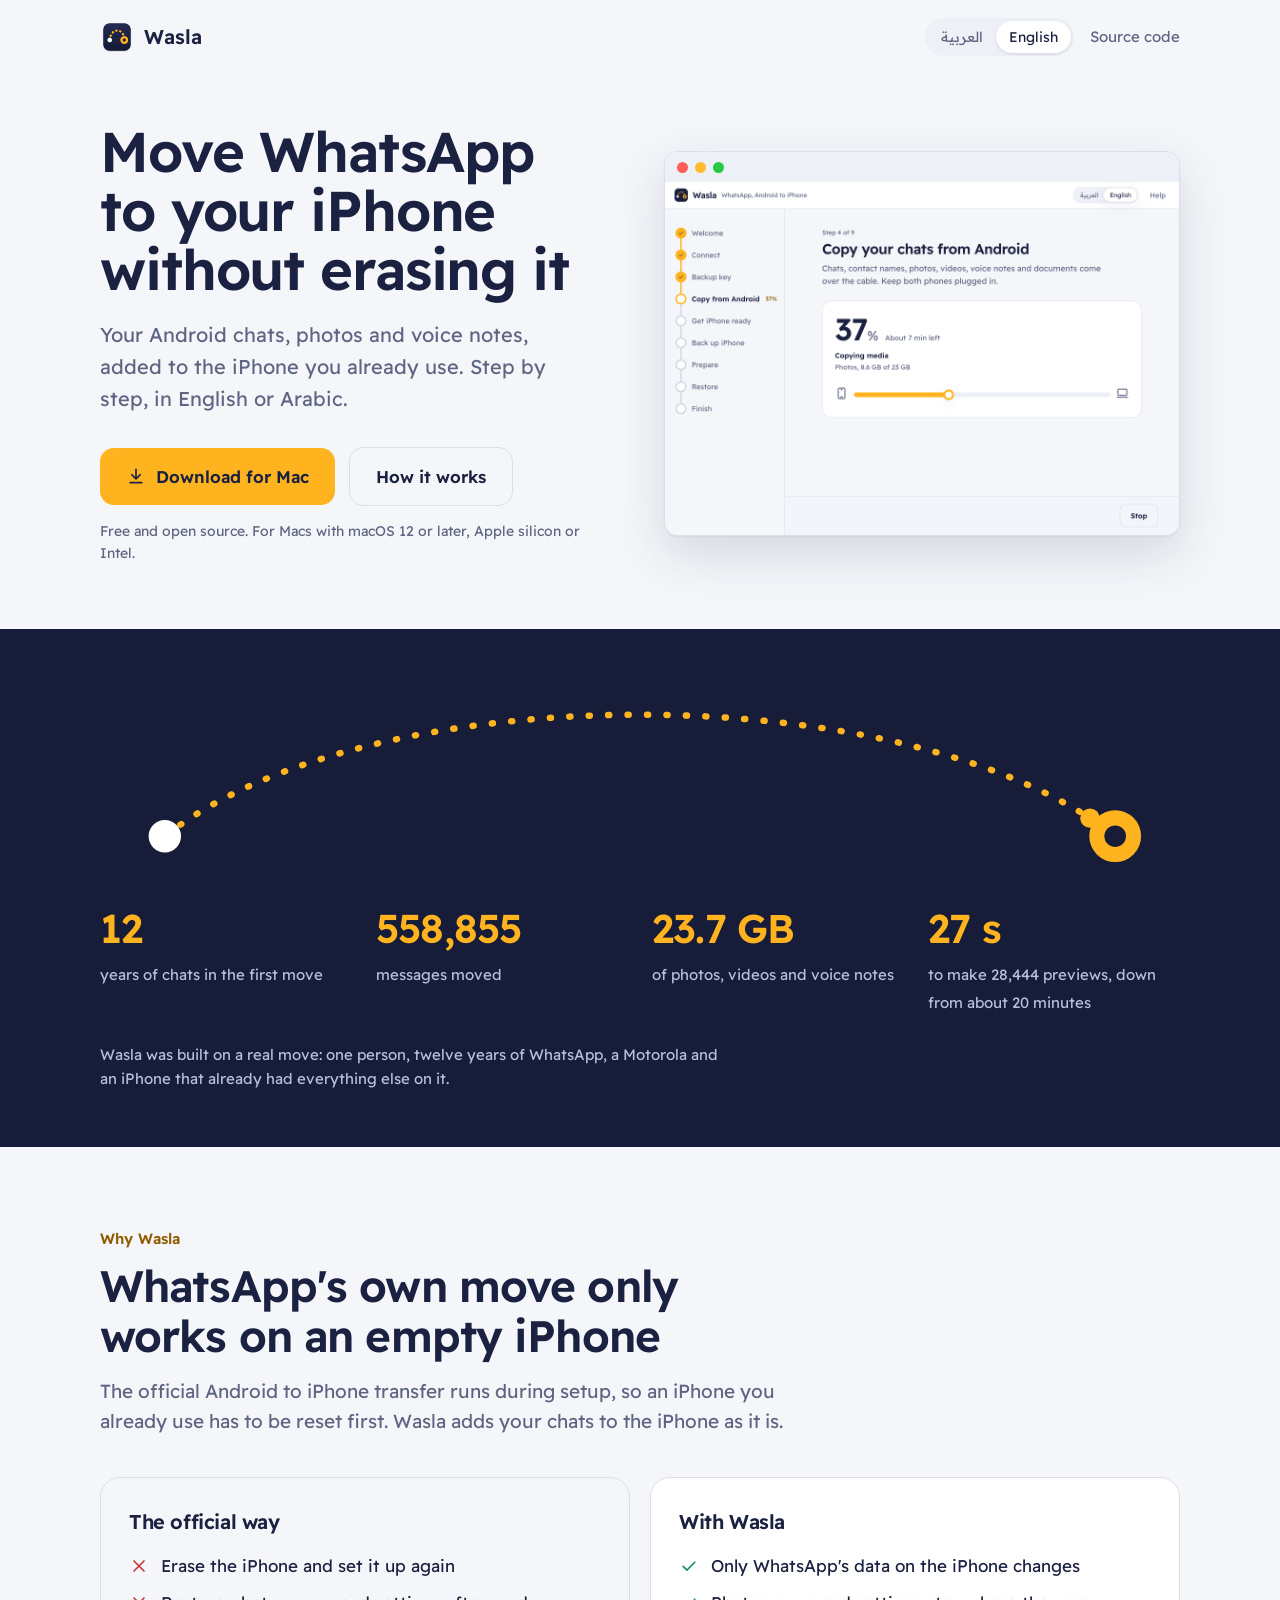
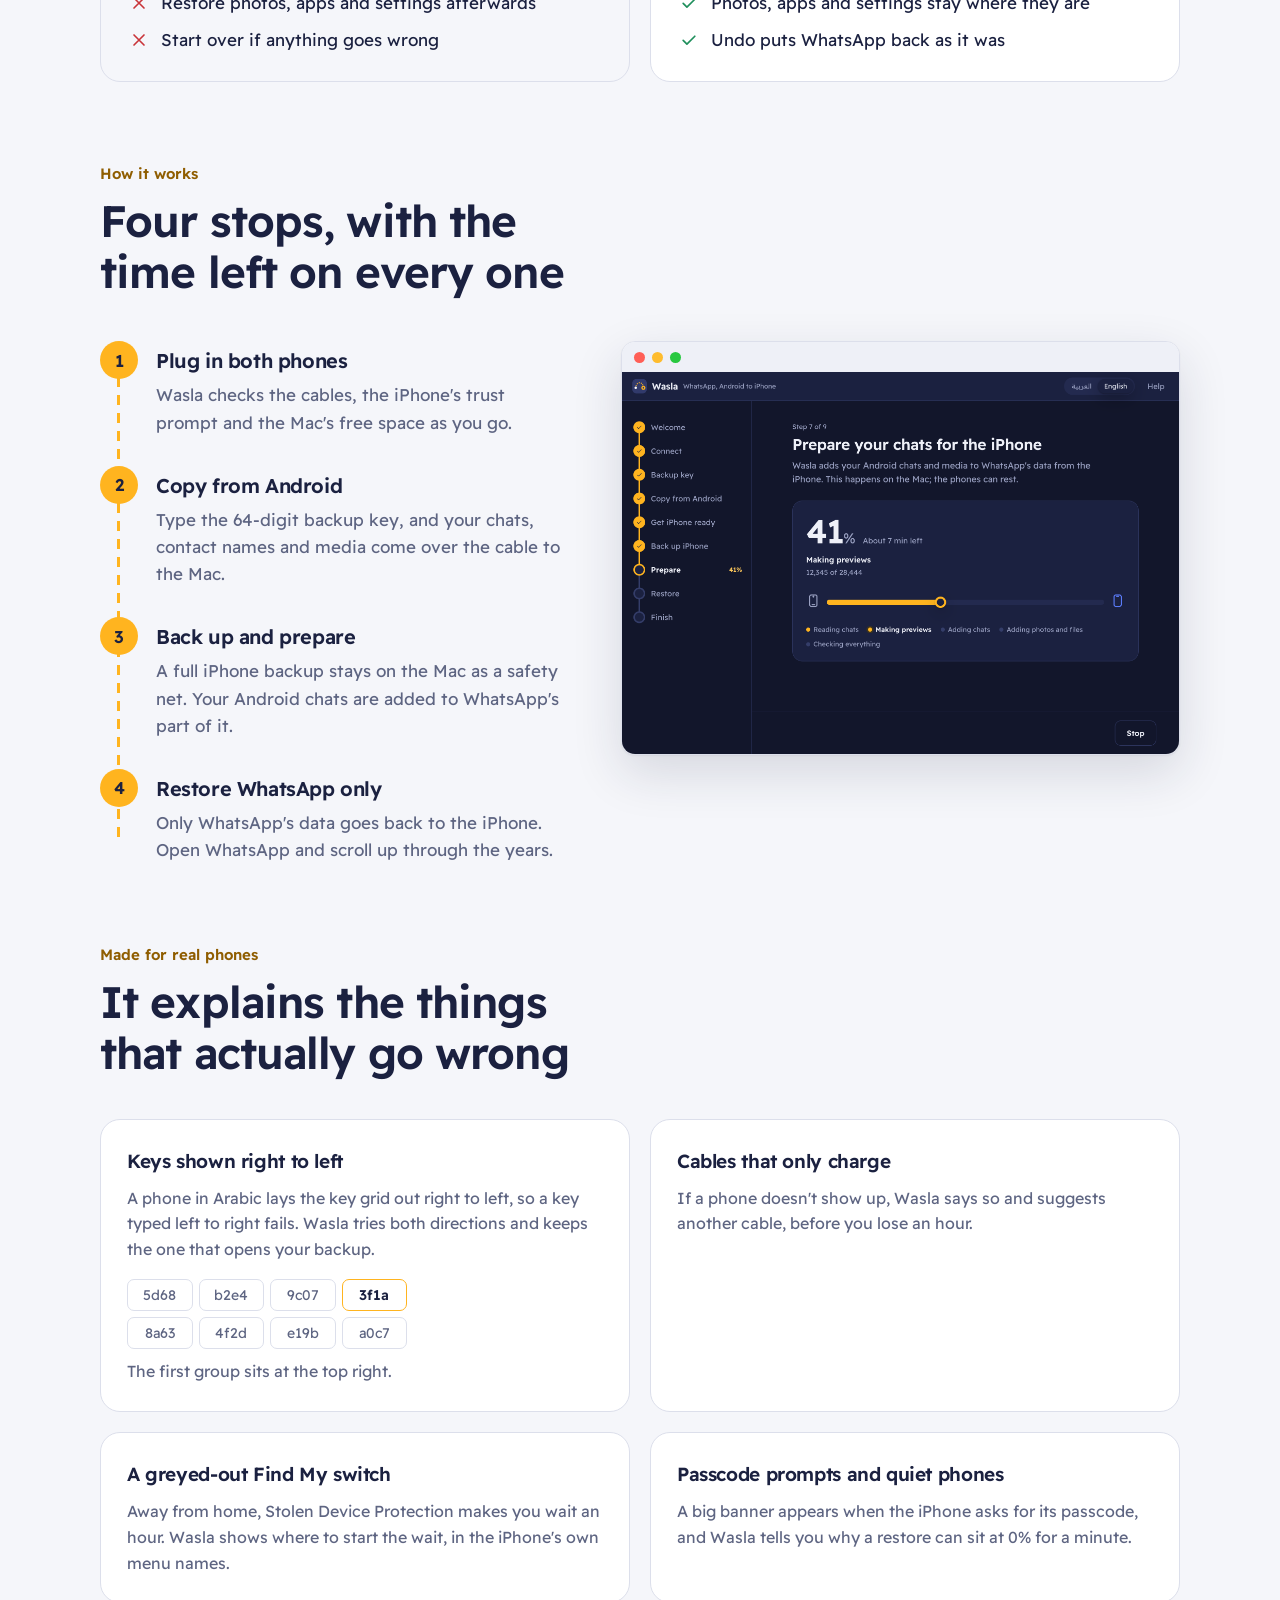
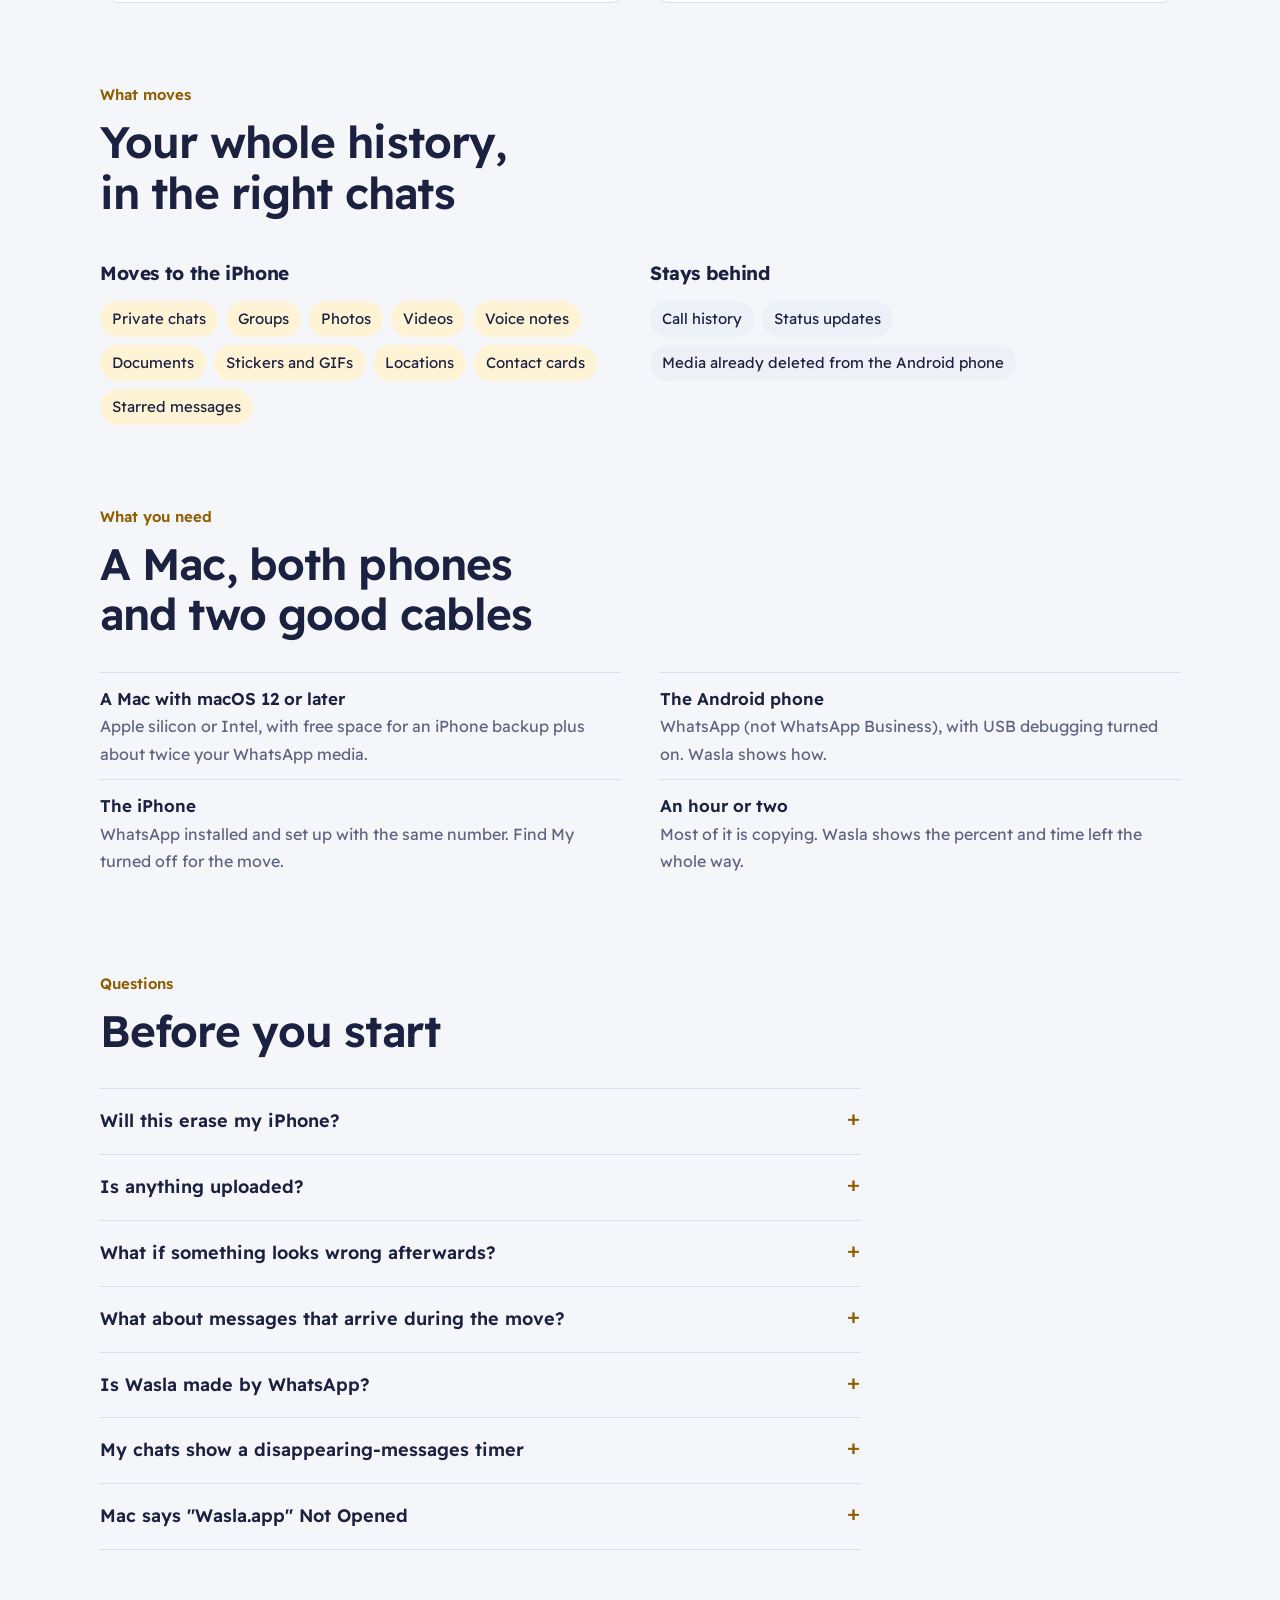
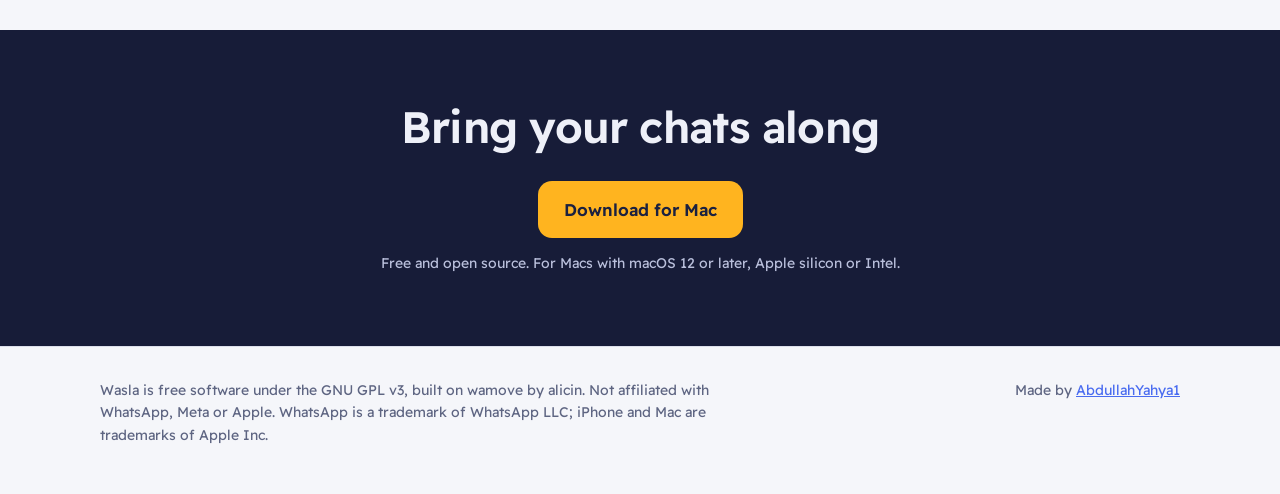
<file: index.html>
<!doctype html>
<html lang="en" dir="ltr">
<head>
<meta charset="utf-8">
<meta name="viewport" content="width=device-width, initial-scale=1, viewport-fit=cover">
<title>Wasla</title>
<meta name="description" content="Move WhatsApp from Android to the iPhone you already use, without erasing it. Free and open source for Mac, in English and Arabic.">
<link rel="icon" href="img/icon.png">
<!--FONT-->
<style>
@font-face { font-family: "Readex Pro"; src: url("fonts/ReadexPro.ttf") format("truetype"); font-weight: 160 700; font-display: swap; }
/* Layout: a night-drive route from Android to iPhone runs through the page; one column of text beside real app screenshots. */
:root {
  --ink: #1B2140; --paper: #F5F6FA; --surface: #FFFFFF; --surface-2: #EEF0F7;
  --text: #1B2140; --muted: #5E6582; --line: #DCDFEB; --route: #CDD2E4;
  --amber: #FFB41F; --amber-ink: #1B2140; --amber-soft: #FFF3D6; --amber-text: #8F5D00;
  --sky: #4A6CF0; --sky-soft: #E8EDFF; --good: #1F8F5C; --bad: #C93439; --night: #171C38; --night-text: #EEF0F8; --night-muted: #B9BFDB;
  --font: "Readex Pro", -apple-system, "SF Arabic", "Geeza Pro", "Segoe UI", sans-serif;
  --shadow: 0 1px 2px rgba(27, 33, 64, .06), 0 18px 50px rgba(27, 33, 64, .14);
}
@media (prefers-color-scheme: dark) {
  :root:not([data-theme="light"]) {
    --paper: #12162B; --surface: #1B2140; --surface-2: #232A4F; --text: #EEF0F8; --muted: #A1A8C8;
    --line: #2C345C; --route: #3A4373; --amber-soft: #3A3220; --amber-text: #FFC95C; --sky: #8FA6FF;
    --sky-soft: #26305E; --good: #45C789; --bad: #FF6B70; --night: #0D1022; --night-text: #EEF0F8;
    --shadow: 0 1px 2px rgba(0, 0, 0, .3), 0 18px 50px rgba(0, 0, 0, .35); color-scheme: dark;
  }
}
:root[data-theme="dark"] {
  --paper: #12162B; --surface: #1B2140; --surface-2: #232A4F; --text: #EEF0F8; --muted: #A1A8C8;
  --line: #2C345C; --route: #3A4373; --amber-soft: #3A3220; --amber-text: #FFC95C; --sky: #8FA6FF;
  --sky-soft: #26305E; --good: #45C789; --bad: #FF6B70; --night: #0D1022; --night-text: #EEF0F8;
  --shadow: 0 1px 2px rgba(0, 0, 0, .3), 0 18px 50px rgba(0, 0, 0, .35); color-scheme: dark;
}
* { box-sizing: border-box; }
html { scroll-behavior: smooth; }
body { margin: 0; background: var(--paper); color: var(--text); font-family: var(--font); font-size: 17px; line-height: 1.6;
  -webkit-font-smoothing: antialiased; font-variant-numeric: tabular-nums; }
[lang="ar"] body { font-size: 18px; line-height: 1.75; }
a { color: var(--sky); }
:focus-visible { outline: 3px solid var(--sky); outline-offset: 3px; border-radius: 6px; }
img { max-width: 100%; height: auto; display: block; }
.wrap { max-width: 1120px; margin: 0 auto; padding-left: max(20px, env(safe-area-inset-left, 0px)); padding-right: max(20px, env(safe-area-inset-right, 0px)); }
h1, h2, h3 { text-wrap: balance; margin: 0; letter-spacing: -.02em; }
[lang="ar"] h1, [lang="ar"] h2, [lang="ar"] h3 { letter-spacing: 0; }
p { margin: 0; }

/* top bar */
.top { display: flex; align-items: center; gap: 16px; padding-block: 18px; }
.brand { display: flex; align-items: center; gap: 10px; font-weight: 600; font-size: 20px; color: var(--text); text-decoration: none; }
.brand img { width: 34px; height: 34px; }
.top .spacer { flex: 1; }
.seg { display: inline-flex; background: var(--surface-2); border-radius: 999px; padding: 3px; }
.seg button { border: 0; background: none; font: inherit; font-size: 14px; color: var(--muted); padding: 5px 13px; border-radius: 999px; cursor: pointer; }
.seg button[aria-pressed="true"] { background: var(--surface); color: var(--text); box-shadow: 0 1px 3px rgba(0,0,0,.12); }
.top a.gh { color: var(--muted); text-decoration: none; font-size: 15px; }
.top a.gh:hover { color: var(--text); }

/* hero */
.hero { display: grid; grid-template-columns: minmax(0, 6fr) minmax(0, 6fr); gap: 48px; align-items: center; padding-block: 48px 64px; }
.hero h1 { font-size: clamp(36px, 4.6vw, 56px); line-height: 1.05; font-weight: 600; }
[lang="ar"] .hero h1 { line-height: 1.3; }
.hero .lede { font-size: 20px; color: var(--muted); margin-top: 20px; max-width: 38ch; }
.cta-row { display: flex; flex-wrap: wrap; gap: 14px; align-items: center; margin-top: 32px; }
.btn { display: inline-flex; align-items: center; gap: 10px; background: var(--amber); color: var(--amber-ink); font-weight: 600; text-decoration: none;
  padding: 15px 26px; border-radius: 14px; font-size: 17px; transition: transform .1s ease, filter .15s ease; }
.btn:hover { filter: brightness(1.04); }
.btn:active { transform: translateY(1px); }
.btn svg { width: 20px; height: 20px; }
.btn.quiet { background: transparent; color: var(--text); border: 1.5px solid var(--line); }
.fine { font-size: 14px; color: var(--muted); margin-top: 14px; }
.window { border-radius: 14px; overflow: hidden; background: var(--surface); box-shadow: var(--shadow); border: 1px solid var(--line); }
.window .chrome { height: 30px; display: flex; gap: 7px; align-items: center; padding-inline: 12px; background: var(--surface-2); direction: ltr; }
.window .chrome i { width: 11px; height: 11px; border-radius: 50%; background: var(--route); }
.window .chrome i:nth-child(1) { background: #FF5F57; } .window .chrome i:nth-child(2) { background: #FEBC2E; } .window .chrome i:nth-child(3) { background: #28C840; }

/* the route band */
.band { background: var(--night); color: var(--night-text); }
.route { padding-block: 56px; display: grid; grid-template-columns: 1fr; gap: 28px; }
.route svg.trip { width: 100%; height: auto; overflow: visible; }
[dir="rtl"] .route svg.trip { transform: scaleX(-1); }
.facts { display: grid; grid-template-columns: repeat(4, minmax(0, 1fr)); gap: 24px; }
.fact b { display: block; font-size: clamp(28px, 3.4vw, 40px); font-weight: 600; letter-spacing: -.02em; color: var(--amber); }
.fact span { color: var(--night-muted); font-size: 15px; }
.route .caption { color: var(--night-muted); font-size: 15px; max-width: 70ch; }

/* sections */
section.block { padding-block: 80px; }
.kicker { color: var(--amber-text); font-weight: 600; font-size: 15px; margin-bottom: 10px; }
h2 { font-size: clamp(30px, 3.6vw, 44px); line-height: 1.15; font-weight: 600; max-width: 22ch; }
.sub { color: var(--muted); font-size: 19px; margin-top: 14px; max-width: 58ch; }
.compare { display: grid; grid-template-columns: 1fr 1fr; gap: 20px; margin-top: 40px; }
.side { border-radius: 20px; padding: 28px; border: 1px solid var(--line); background: var(--surface); }
.side h3 { font-size: 20px; font-weight: 600; margin-bottom: 14px; }
.side.them { background: transparent; }
.side ul { list-style: none; margin: 0; padding: 0; display: grid; gap: 10px; }
.side li { display: grid; grid-template-columns: 22px 1fr; gap: 10px; }
.side li svg { width: 20px; height: 20px; margin-top: 4px; }
.side.them li svg { color: var(--bad); }
.side.us li svg { color: var(--good); }

.steps { display: grid; grid-template-columns: minmax(0, 5fr) minmax(0, 6fr); gap: 56px; margin-top: 44px; align-items: start; }
.steps ol { list-style: none; margin: 0; padding: 0; position: relative; display: grid; gap: 30px; }
.steps ol::before { content: ""; position: absolute; inset-inline-start: 17px; top: 18px; bottom: 18px; width: 3px; border-radius: 2px;
  background: repeating-linear-gradient(to bottom, var(--amber) 0 10px, transparent 10px 18px); }
.steps li { position: relative; display: grid; grid-template-columns: 38px 1fr; gap: 18px; }
.steps li .n { width: 38px; height: 38px; border-radius: 50%; background: var(--amber); color: var(--amber-ink); font-weight: 600;
  display: grid; place-items: center; position: relative; z-index: 1; }
.steps li h3 { font-size: 20px; font-weight: 600; margin-top: 4px; }
.steps li p { color: var(--muted); margin-top: 4px; }
.steps .sticky { position: sticky; top: 24px; }

.lessons { display: grid; grid-template-columns: repeat(2, minmax(0, 1fr)); gap: 20px; margin-top: 40px; }
.lesson { background: var(--surface); border: 1px solid var(--line); border-radius: 20px; padding: 26px; display: grid; gap: 10px; align-content: start; }
.lesson h3 { font-size: 19px; font-weight: 600; }
.lesson p { color: var(--muted); font-size: 16px; }
.grid4 { display: grid; grid-template-columns: repeat(4, 1fr); gap: 6px; max-width: 280px; margin-top: 6px; direction: rtl; }
.grid4 span { border: 1.5px solid var(--line); border-radius: 7px; text-align: center; font-size: 14px; padding: 4px 0; color: var(--muted); }
.grid4 span.first { border-color: var(--amber); color: var(--text); font-weight: 600; }
.grid-note { font-size: 13px; color: var(--muted); }

.moves { display: grid; grid-template-columns: 1fr 1fr; gap: 20px; margin-top: 40px; }
.chips { display: flex; flex-wrap: wrap; gap: 8px; margin-top: 12px; }
.chip { padding: 6px 12px; border-radius: 999px; background: var(--surface-2); font-size: 15px; }
.chip.yes { background: var(--amber-soft); }

.req { display: grid; grid-template-columns: repeat(2, minmax(0, 1fr)); gap: 12px 40px; margin-top: 32px; padding: 0; list-style: none; }
.req li { border-top: 1px solid var(--line); padding-top: 12px; }
.req li b { display: block; font-weight: 600; }
.req li span { color: var(--muted); font-size: 16px; }

.faq { margin-top: 32px; max-width: 760px; }
.faq details { border-top: 1px solid var(--line); padding-block: 18px; }
.faq details:last-child { border-bottom: 1px solid var(--line); }
.faq summary { cursor: pointer; font-weight: 600; font-size: 18px; list-style: none; display: flex; justify-content: space-between; gap: 16px; }
.faq summary::after { content: "+"; color: var(--amber-text); font-weight: 400; font-size: 22px; line-height: 1; }
.faq details[open] summary::after { content: "–"; }
.faq details p { color: var(--muted); margin-top: 10px; max-width: 65ch; }

.final { text-align: center; padding-block: 72px; }
.final h2 { margin: 0 auto; }
.final .cta-row { justify-content: center; }
footer { border-top: 1px solid var(--line); padding-block: 32px 48px; color: var(--muted); font-size: 14px; }
footer .row { display: flex; flex-wrap: wrap; justify-content: space-between; gap: 16px; }
footer p { max-width: 70ch; }

@media (max-width: 900px) {
  .hero, .steps, .compare, .moves { grid-template-columns: 1fr; }
  .hero { gap: 36px; padding-block: 24px 48px; }
  .facts { grid-template-columns: repeat(2, minmax(0, 1fr)); }
  .lessons, .req { grid-template-columns: 1fr; }
  .steps .sticky { position: static; }
  section.block { padding-block: 56px; }
}
@media (max-width: 480px) { .top a.gh { display: none; } .btn { width: 100%; justify-content: center; } }
@media (prefers-reduced-motion: reduce) { html { scroll-behavior: auto; } .car { display: none; } }
</style>
</head>
<body>
<header class="wrap top">
  <a class="brand" href="#"><img src="img/icon.png" alt=""><span data-t="name">Wasla</span></a>
  <div class="spacer"></div>
  <div class="seg" role="group" aria-label="Language">
    <button type="button" data-lang="ar" aria-pressed="false">العربية</button>
    <button type="button" data-lang="en" aria-pressed="true">English</button>
  </div>
  <a class="gh" href="https://github.com/AbdullahYahya1/wasla" data-t="source">Source code</a>
</header>

<main>
  <div class="wrap hero">
    <div>
      <h1 data-t="h1">Move WhatsApp to your iPhone without erasing it</h1>
      <p class="lede" data-t="lede">Your Android chats, photos and voice notes, added to the iPhone you already use. Step by step, in English or Arabic.</p>
      <div class="cta-row">
        <a class="btn" href="https://github.com/AbdullahYahya1/wasla/releases/latest"><svg viewBox="0 0 24 24" fill="none" stroke="currentColor" stroke-width="2" stroke-linecap="round" stroke-linejoin="round" aria-hidden="true"><path d="M12 4v11M7 10.5l5 5 5-5M5 20h14"/></svg><span data-t="download">Download for Mac</span></a>
        <a class="btn quiet" href="#how" data-t="how_link">How it works</a>
      </div>
      <p class="fine" data-t="fine">Free and open source. For Macs with macOS 12 or later, Apple silicon or Intel.</p>
    </div>
    <div class="window" aria-hidden="true">
      <div class="chrome"><i></i><i></i><i></i></div>
      <img data-img="copy-run" src="img/copy-run-en-light@2x.png" width="1080" height="740" alt="">
    </div>
  </div>

  <div class="band">
    <div class="wrap route">
      <svg class="trip" viewBox="0 0 1000 170" role="img" aria-label="">
        <path id="arc" d="M60 140 C 250 -10, 750 -10, 940 140" fill="none" stroke="#FFB41F" stroke-width="6" stroke-linecap="round" stroke-dasharray="1 17"/>
        <circle cx="60" cy="140" r="15" fill="#FFFFFF"/>
        <circle cx="940" cy="140" r="24" fill="#FFB41F"/><circle cx="940" cy="140" r="10" fill="#171C38"/>
        <circle class="car" r="9" fill="#FFB41F"><animateMotion dur="2.4s" fill="freeze" keyPoints="0;1" keyTimes="0;1" calcMode="spline" keySplines=".4 0 .2 1"><mpath href="#arc"/></animateMotion></circle>
      </svg>
      <div class="facts">
        <div class="fact"><b>12</b><span data-t="f_years">years of chats in the first move</span></div>
        <div class="fact"><b>558,855</b><span data-t="f_messages">messages moved</span></div>
        <div class="fact"><b data-t="f_gb_v">23.7 GB</b><span data-t="f_gb">of photos, videos and voice notes</span></div>
        <div class="fact"><b data-t="f_thumbs_v">27 s</b><span data-t="f_thumbs">to make 28,444 previews, down from about 20 minutes</span></div>
      </div>
      <p class="caption" data-t="caption">Wasla was built on a real move: one person, twelve years of WhatsApp, a Motorola and an iPhone that already had everything else on it.</p>
    </div>
  </div>

  <section class="block">
    <div class="wrap">
      <p class="kicker" data-t="why_k">Why Wasla</p>
      <h2 data-t="why_h">WhatsApp's own move only works on an empty iPhone</h2>
      <p class="sub" data-t="why_p">The official Android to iPhone transfer runs during setup, so an iPhone you already use has to be reset first. Wasla adds your chats to the iPhone as it is.</p>
      <div class="compare">
        <div class="side them">
          <h3 data-t="them_h">The official way</h3>
          <ul>
            <li><svg viewBox="0 0 24 24" fill="none" stroke="currentColor" stroke-width="2" stroke-linecap="round"><path d="M6 6l12 12M18 6 6 18"/></svg><span data-t="them_1">Erase the iPhone and set it up again</span></li>
            <li><svg viewBox="0 0 24 24" fill="none" stroke="currentColor" stroke-width="2" stroke-linecap="round"><path d="M6 6l12 12M18 6 6 18"/></svg><span data-t="them_2">Restore photos, apps and settings afterwards</span></li>
            <li><svg viewBox="0 0 24 24" fill="none" stroke="currentColor" stroke-width="2" stroke-linecap="round"><path d="M6 6l12 12M18 6 6 18"/></svg><span data-t="them_3">Start over if anything goes wrong</span></li>
          </ul>
        </div>
        <div class="side us">
          <h3 data-t="us_h">With Wasla</h3>
          <ul>
            <li><svg viewBox="0 0 24 24" fill="none" stroke="currentColor" stroke-width="2" stroke-linecap="round" stroke-linejoin="round"><path d="M5 12.5l4.5 4.5L19 7.5"/></svg><span data-t="us_1">Only WhatsApp's data on the iPhone changes</span></li>
            <li><svg viewBox="0 0 24 24" fill="none" stroke="currentColor" stroke-width="2" stroke-linecap="round" stroke-linejoin="round"><path d="M5 12.5l4.5 4.5L19 7.5"/></svg><span data-t="us_2">Photos, apps and settings stay where they are</span></li>
            <li><svg viewBox="0 0 24 24" fill="none" stroke="currentColor" stroke-width="2" stroke-linecap="round" stroke-linejoin="round"><path d="M5 12.5l4.5 4.5L19 7.5"/></svg><span data-t="us_3">Undo puts WhatsApp back as it was</span></li>
          </ul>
        </div>
      </div>
    </div>
  </section>

  <section class="block" id="how" style="padding-top:0">
    <div class="wrap">
      <p class="kicker" data-t="how_k">How it works</p>
      <h2 data-t="how_h">Four stops, with the time left on every one</h2>
      <div class="steps">
        <ol>
          <li><span class="n">1</span><div><h3 data-t="s1_h">Plug in both phones</h3><p data-t="s1_p">Wasla checks the cables, the iPhone's trust prompt and the Mac's free space as you go.</p></div></li>
          <li><span class="n">2</span><div><h3 data-t="s2_h">Copy from Android</h3><p data-t="s2_p">Type the 64-digit backup key, and your chats, contact names and media come over the cable to the Mac.</p></div></li>
          <li><span class="n">3</span><div><h3 data-t="s3_h">Back up and prepare</h3><p data-t="s3_p">A full iPhone backup stays on the Mac as a safety net. Your Android chats are added to WhatsApp's part of it.</p></div></li>
          <li><span class="n">4</span><div><h3 data-t="s4_h">Restore WhatsApp only</h3><p data-t="s4_p">Only WhatsApp's data goes back to the iPhone. Open WhatsApp and scroll up through the years.</p></div></li>
        </ol>
        <div class="window sticky" aria-hidden="true">
          <div class="chrome"><i></i><i></i><i></i></div>
          <img data-img="prepare-run" data-theme-img="dark" src="img/prepare-run-en-dark@2x.png" width="1080" height="740" alt="" loading="lazy">
        </div>
      </div>
    </div>
  </section>

  <section class="block" style="padding-top:0">
    <div class="wrap">
      <p class="kicker" data-t="real_k">Made for real phones</p>
      <h2 data-t="real_h">It explains the things that actually go wrong</h2>
      <div class="lessons">
        <div class="lesson">
          <h3 data-t="l1_h">Keys shown right to left</h3>
          <p data-t="l1_p">A phone in Arabic lays the key grid out right to left, so a key typed left to right fails. Wasla tries both directions and keeps the one that opens your backup.</p>
          <div class="grid4" aria-hidden="true"><span class="first">3f1a</span><span>9c07</span><span>b2e4</span><span>5d68</span><span>a0c7</span><span>e19b</span><span>4f2d</span><span>8a63</span></div>
          <p class="grid-note" data-t="l1_note">The first group sits at the top right.</p>
        </div>
        <div class="lesson">
          <h3 data-t="l2_h">Cables that only charge</h3>
          <p data-t="l2_p">If a phone doesn't show up, Wasla says so and suggests another cable, before you lose an hour.</p>
        </div>
        <div class="lesson">
          <h3 data-t="l3_h">A greyed-out Find My switch</h3>
          <p data-t="l3_p">Away from home, Stolen Device Protection makes you wait an hour. Wasla shows where to start the wait, in the iPhone's own menu names.</p>
        </div>
        <div class="lesson">
          <h3 data-t="l4_h">Passcode prompts and quiet phones</h3>
          <p data-t="l4_p">A big banner appears when the iPhone asks for its passcode, and Wasla tells you why a restore can sit at 0% for a minute.</p>
        </div>
      </div>
    </div>
  </section>

  <section class="block" style="padding-top:0">
    <div class="wrap">
      <p class="kicker" data-t="what_k">What moves</p>
      <h2 data-t="what_h">Your whole history, in the right chats</h2>
      <div class="moves">
        <div><h3 data-t="yes_h" style="font-size:19px">Moves to the iPhone</h3>
          <div class="chips">
            <span class="chip yes" data-t="y1">Private chats</span><span class="chip yes" data-t="y2">Groups</span><span class="chip yes" data-t="y3">Photos</span>
            <span class="chip yes" data-t="y4">Videos</span><span class="chip yes" data-t="y5">Voice notes</span><span class="chip yes" data-t="y6">Documents</span>
            <span class="chip yes" data-t="y7">Stickers and GIFs</span><span class="chip yes" data-t="y8">Locations</span><span class="chip yes" data-t="y9">Contact cards</span><span class="chip yes" data-t="y10">Starred messages</span>
          </div></div>
        <div><h3 data-t="no_h" style="font-size:19px">Stays behind</h3>
          <div class="chips"><span class="chip" data-t="n1">Call history</span><span class="chip" data-t="n2">Status updates</span><span class="chip" data-t="n3">Media already deleted from the Android phone</span></div></div>
      </div>
    </div>
  </section>

  <section class="block" style="padding-top:0">
    <div class="wrap">
      <p class="kicker" data-t="need_k">What you need</p>
      <h2 data-t="need_h">A Mac, both phones and two good cables</h2>
      <ul class="req">
        <li><b data-t="r1_h">A Mac with macOS 12 or later</b><span data-t="r1_p">Apple silicon or Intel, with free space for an iPhone backup plus about twice your WhatsApp media.</span></li>
        <li><b data-t="r2_h">The Android phone</b><span data-t="r2_p">WhatsApp (not WhatsApp Business), with USB debugging turned on. Wasla shows how.</span></li>
        <li><b data-t="r3_h">The iPhone</b><span data-t="r3_p">WhatsApp installed and set up with the same number. Find My turned off for the move.</span></li>
        <li><b data-t="r4_h">An hour or two</b><span data-t="r4_p">Most of it is copying. Wasla shows the percent and time left the whole way.</span></li>
      </ul>
    </div>
  </section>

  <section class="block" style="padding-top:0">
    <div class="wrap">
      <p class="kicker" data-t="faq_k">Questions</p>
      <h2 data-t="faq_h">Before you start</h2>
      <div class="faq">
        <details><summary data-t="q1">Will this erase my iPhone?</summary><p data-t="a1">No. Only WhatsApp's data is restored. Afterwards the iPhone shows a few setup screens, which is normal after any restore.</p></details>
        <details><summary data-t="q2">Is anything uploaded?</summary><p data-t="a2">No. Everything moves over the cables and stays on your Mac. Wasla has no account and sends nothing anywhere. The 64-digit key stays in memory and is never saved.</p></details>
        <details><summary data-t="q3">What if something looks wrong afterwards?</summary><p data-t="a3">Use Undo on the last step. It puts WhatsApp on the iPhone back exactly as it was, from the copy Wasla kept. A full iPhone backup stays on your Mac too.</p></details>
        <details><summary data-t="q4">What about messages that arrive during the move?</summary><p data-t="a4">Messages that reach the Android phone after its last backup stay on that phone. While the iPhone is in Airplane mode, new messages wait on WhatsApp's servers and arrive after the move.</p></details>
        <details><summary data-t="q5">Is Wasla made by WhatsApp?</summary><p data-t="a5">No. Wasla is independent, free and open-source software built on wamove. It is not made by or affiliated with WhatsApp, Meta or Apple, and it relies on formats they don't document. Keep your Android phone as it is until you're happy with the result.</p></details>
        <details><summary data-t="q7">My chats show a disappearing-messages timer</summary><p data-t="a7">That's WhatsApp's own setting, and it never deletes messages sent before it was turned on. In WhatsApp go to Settings, then Privacy, then Default message timer, and choose Off. If a chat still shows a timer, tap the chat's name, then Disappearing messages, then Off.</p></details>
        <details><summary data-t="q6">Mac says "Wasla.app" Not Opened</summary><p data-t="a6">Wasla isn't notarized by Apple yet, so macOS asks once. Click Done, open System Settings, then Privacy &amp; Security. Under Security, click Open Anyway next to "Wasla.app was blocked", enter your Mac password and click Open Anyway again.</p></details>
      </div>
    </div>
  </section>

  <section class="final band">
    <div class="wrap">
      <h2 data-t="final_h">Bring your chats along</h2>
      <div class="cta-row" style="margin-top:28px">
        <a class="btn" href="https://github.com/AbdullahYahya1/wasla/releases/latest"><span data-t="download">Download for Mac</span></a>
      </div>
      <p class="fine" style="color:var(--night-muted)" data-t="fine">Free and open source. For Macs with macOS 12 or later, Apple silicon or Intel.</p>
    </div>
  </section>
</main>

<footer>
  <div class="wrap row">
    <p data-t="foot">Wasla is free software under the GNU GPL v3, built on wamove by alicin. Not affiliated with WhatsApp, Meta or Apple. WhatsApp is a trademark of WhatsApp LLC; iPhone and Mac are trademarks of Apple Inc.</p>
    <p><span data-t="made">Made by</span> <a href="https://github.com/AbdullahYahya1">AbdullahYahya1</a></p>
  </div>
</footer>

<script>
(() => {
  const AR = {
    name: "وصلة", source: "الكود المصدري",
    h1: "انقل واتساب إلى الآيفون بدون ما تمسحه",
    lede: "محادثاتك وصورك ورسائلك الصوتية من أندرويد تُضاف إلى الآيفون الذي تستخدمه الآن، خطوة بخطوة وبالعربي.",
    download: "حمّل للماك", how_link: "كيف تعمل",
    fine: "مجانية ومفتوحة المصدر. لأجهزة ماك بنظام macOS 12 أو أحدث، بمعالج Apple أو Intel.",
    f_years: "سنة من المحادثات في أول نقل", f_messages: "رسالة انتقلت", f_gb_v: "23.7 جيجا", f_gb: "صور وفيديوهات ورسائل صوتية",
    f_thumbs_v: "27 ثانية", f_thumbs: "لتجهيز 28,444 صورة مصغّرة بدل 20 دقيقة تقريبًا",
    caption: "بُنيت وصلة على نقل حقيقي: شخص واحد، واتساب عمره اثنا عشر عامًا، جوال موتورولا، وآيفون عليه كل شيء آخر.",
    why_k: "لماذا وصلة", why_h: "نقل واتساب الرسمي يعمل على آيفون فارغ فقط",
    why_p: "النقل الرسمي من أندرويد إلى آيفون يتم أثناء إعداد الجهاز، فالآيفون الذي تستخدمه يجب مسحه أولًا. وصلة تضيف محادثاتك إلى الآيفون كما هو.",
    them_h: "الطريقة الرسمية", them_1: "امسح الآيفون وأعد إعداده", them_2: "استرجع الصور والتطبيقات والإعدادات بعدها", them_3: "ابدأ من الصفر إذا حدث خطأ",
    us_h: "مع وصلة", us_1: "لا تتغير إلا بيانات واتساب على الآيفون", us_2: "الصور والتطبيقات والإعدادات تبقى مكانها", us_3: "زر التراجع يرجع واتساب كما كان",
    how_k: "كيف تعمل", how_h: "أربع محطات، والوقت المتبقي ظاهر في كل واحدة",
    s1_h: "وصّل الجوالين", s1_p: "وصلة تتحقق من الكيابل وطلب الثقة على الآيفون والمساحة الفارغة في الماك أولًا بأول.",
    s2_h: "انسخ من الأندرويد", s2_p: "اكتب مفتاح النسخة الاحتياطية المكون من 64 خانة، وتنتقل محادثاتك وأسماء جهات الاتصال والوسائط عبر الكيبل إلى الماك.",
    s3_h: "النسخ الاحتياطي والتجهيز", s3_p: "نسخة كاملة من الآيفون تبقى على الماك كشبكة أمان، وتُضاف محادثات الأندرويد إلى جزء واتساب فيها.",
    s4_h: "استعادة واتساب فقط", s4_p: "تعود بيانات واتساب وحدها إلى الآيفون. افتح واتساب واسحب للأعلى عبر السنين.",
    real_k: "مصممة لجوالات حقيقية", real_h: "تشرح الأشياء التي تتعطل فعلًا",
    l1_h: "مفتاح معروض من اليمين لليسار", l1_p: "الجوال بالعربي يعرض مربعات المفتاح من اليمين لليسار، فالمفتاح المكتوب من اليسار يفشل. وصلة تجرّب الاتجاهين وتعتمد الذي يفتح نسختك.",
    l1_note: "أول مجموعة في أعلى اليمين.",
    l2_h: "كيابل للشحن فقط", l2_p: "إذا لم يظهر الجوال تخبرك وصلة وتقترح كيبل آخر، قبل أن تضيع ساعة.",
    l3_h: "زر تحديد الموقع رمادي", l3_p: "بعيدًا عن البيت تطلب حماية الجهاز المسروق انتظار ساعة، ووصلة توضح أين تبدأ الانتظار بأسماء قوائم الآيفون نفسها.",
    l4_h: "طلبات رمز الدخول", l4_p: "يظهر تنبيه كبير عندما يطلب الآيفون رمز الدخول، وتوضح وصلة لماذا قد تبقى الاستعادة على 0٪ دقيقة.",
    what_k: "ما الذي ينتقل", what_h: "تاريخك كاملًا، في المحادثات الصحيحة",
    yes_h: "ينتقل إلى الآيفون", y1: "المحادثات الخاصة", y2: "المجموعات", y3: "الصور", y4: "الفيديوهات", y5: "الرسائل الصوتية", y6: "المستندات",
    y7: "الملصقات والصور المتحركة", y8: "المواقع", y9: "جهات الاتصال", y10: "الرسائل المميزة بنجمة",
    no_h: "لا ينتقل", n1: "سجل المكالمات", n2: "الحالات", n3: "الوسائط المحذوفة سابقًا من الأندرويد",
    need_k: "ما تحتاجه", need_h: "ماك، والجوالين، وكيبلين جيدين",
    r1_h: "ماك بنظام macOS 12 أو أحدث", r1_p: "بمعالج Apple أو Intel، مع مساحة لنسخة الآيفون الاحتياطية وتقريبًا ضعف حجم وسائط واتساب.",
    r2_h: "جوال الأندرويد", r2_p: "واتساب (وليس واتساب للأعمال) مع تفعيل تصحيح أخطاء USB، ووصلة توضح الطريقة.",
    r3_h: "الآيفون", r3_p: "واتساب مثبّت ومسجّل بنفس الرقم، وتحديد الموقع مطفأ أثناء النقل.",
    r4_h: "ساعة أو ساعتان", r4_p: "معظمها نسخ، ووصلة تعرض النسبة والوقت المتبقي طوال الطريق.",
    faq_k: "أسئلة", faq_h: "قبل أن تبدأ",
    q1: "هل سيمسح هذا الآيفون؟", a1: "لا. تُستعاد بيانات واتساب فقط، وبعدها تظهر بعض شاشات الإعداد على الآيفون، وهذا طبيعي بعد أي استعادة.",
    q2: "هل يُرفع أي شيء؟", a2: "لا. كل شيء ينتقل عبر الكيابل ويبقى على الماك. وصلة بدون حساب ولا ترسل أي شيء، والمفتاح يبقى في الذاكرة ولا يُحفظ أبدًا.",
    q3: "ماذا لو بدا شيء غير صحيح بعد النقل؟", a3: "استخدم «تراجع» في الخطوة الأخيرة، فيرجع واتساب على الآيفون كما كان من النسخة التي احتفظت بها وصلة، ونسخة الآيفون الكاملة تبقى على الماك أيضًا.",
    q4: "ماذا عن الرسائل التي تصل أثناء النقل؟", a4: "الرسائل التي تصل الأندرويد بعد آخر نسخة احتياطية تبقى عليه. وأثناء وضع الطيران على الآيفون تنتظر الرسائل الجديدة على خوادم واتساب وتصل بعد النقل.",
    q5: "هل وصلة من واتساب؟", a5: "لا. وصلة برنامج مستقل ومجاني ومفتوح المصدر مبني على wamove، وليست من إنتاج واتساب أو ميتا أو أبل ولا تتبع لها، وتعتمد على صيغ غير موثقة. احتفظ بجوال الأندرويد كما هو حتى تتأكد من النتيجة.",
    q6: "الماك يقول: لم يتم فتح «Wasla.app»", a6: "وصلة لم توثّقها أبل بعد، لذلك يسألك الماك مرة واحدة. اضغط «تم»، ثم افتح إعدادات النظام ← الخصوصية والأمن. تحت «الأمن» اضغط «فتح على أي حال» بجانب رسالة حظر Wasla.app، وأدخل كلمة سر الماك، ثم «فتح على أي حال» مرة أخرى.",
    q7: "محادثاتي يظهر فيها مؤقت للرسائل المؤقتة", a7: "هذا إعداد في واتساب نفسه، ولا يحذف أبدًا الرسائل المرسلة قبل تشغيله. في واتساب: الإعدادات ← الخصوصية ← مؤقت الرسائل الافتراضي ← إيقاف. وإذا بقي المؤقت في محادثة، اضغط اسم المحادثة ← الرسائل المؤقتة ← إيقاف.",
    final_h: "خذ محادثاتك معك",
    foot: "وصلة برنامج حر بترخيص GNU GPL v3، مبني على wamove من alicin، ولا يتبع واتساب أو ميتا أو أبل. واتساب علامة تجارية لشركة WhatsApp LLC، وآيفون وماك علامتان تجاريتان لشركة Apple Inc.",
    made: "صنعته",
  };
  const nodes = Array.from(document.querySelectorAll("[data-t]"));
  const EN = Object.fromEntries(nodes.map((n) => [n.dataset.t, n.textContent]));
  function setLang(lang) {
    const table = lang === "ar" ? AR : EN;
    document.documentElement.lang = lang;
    document.documentElement.dir = lang === "ar" ? "rtl" : "ltr";
    nodes.forEach((n) => { if (table[n.dataset.t]) n.textContent = table[n.dataset.t]; });
    document.querySelectorAll("[data-img]").forEach((img) => {
      img.src = `img/${img.dataset.img}-${lang}-${img.dataset.themeImg || "light"}@2x.png`;
    });
    document.querySelectorAll("[data-lang]").forEach((b) => b.setAttribute("aria-pressed", String(b.dataset.lang === lang)));
    document.title = lang === "ar" ? "وصلة" : "Wasla";
    try { localStorage.setItem("wasla-lang", lang); } catch (e) { /* storage blocked */ }
  }
  document.querySelectorAll("[data-lang]").forEach((b) => b.addEventListener("click", () => setLang(b.dataset.lang)));
  let saved = null;
  try { saved = localStorage.getItem("wasla-lang"); } catch (e) { /* storage blocked */ }
  const start = location.hash === "#ar" ? "ar" : location.hash === "#en" ? "en" : saved || ((navigator.language || "").startsWith("ar") ? "ar" : "en");
  if (start === "ar") setLang("ar");
})();
</script>
</body>
</html>
</file>
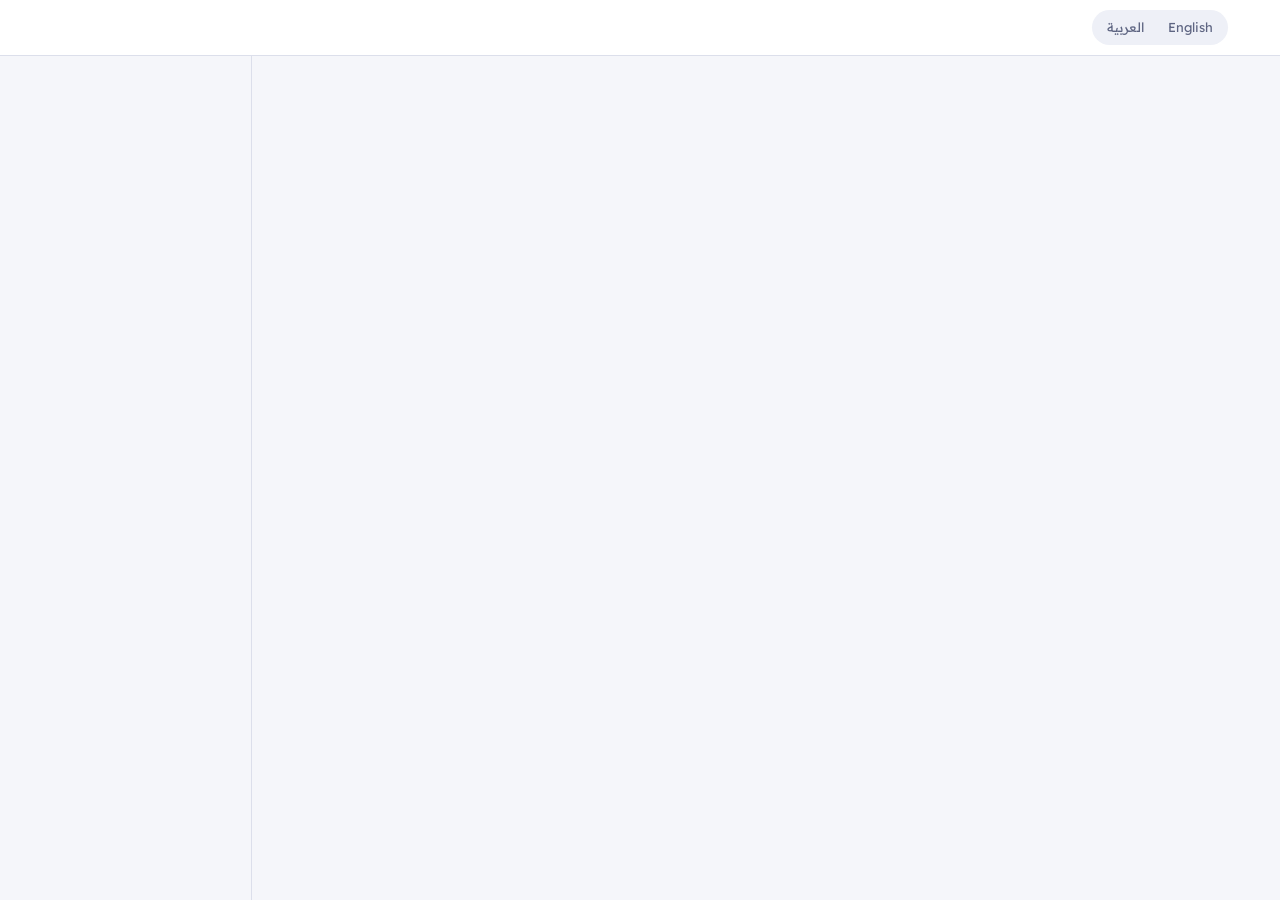
<file: src/wasla/ui/index.html>
<!doctype html>
<html lang="en" dir="ltr">
<head>
  <meta charset="utf-8">
  <meta name="viewport" content="width=device-width, initial-scale=1">
  <title>Wasla</title>
  <link rel="stylesheet" href="app.css">
</head>
<body>
  <div class="app">
    <header class="bar pywebview-drag-region">
      <div class="brand" id="brand"></div>
      <div class="spacer"></div>
      <div class="seg" role="group" aria-label="Language">
        <button type="button" data-lang="ar">العربية</button>
        <button type="button" data-lang="en">English</button>
      </div>
      <button type="button" class="link-btn" id="help-btn"></button>
    </header>
    <div class="main">
      <ol class="route" id="route"></ol>
      <main class="page" id="page" tabindex="-1"></main>
    </div>
  </div>
  <div class="scrim" id="scrim"></div>
  <aside class="drawer" id="drawer" aria-hidden="true"></aside>
  <dialog id="dialog"></dialog>
  <script src="strings/en.js"></script>
  <script src="strings/ar.js"></script>
  <script src="icons.js"></script>
  <script src="demo.js"></script>
  <script src="app.js"></script>
  <script src="autotest.js"></script>
</body>
</html>
</file>
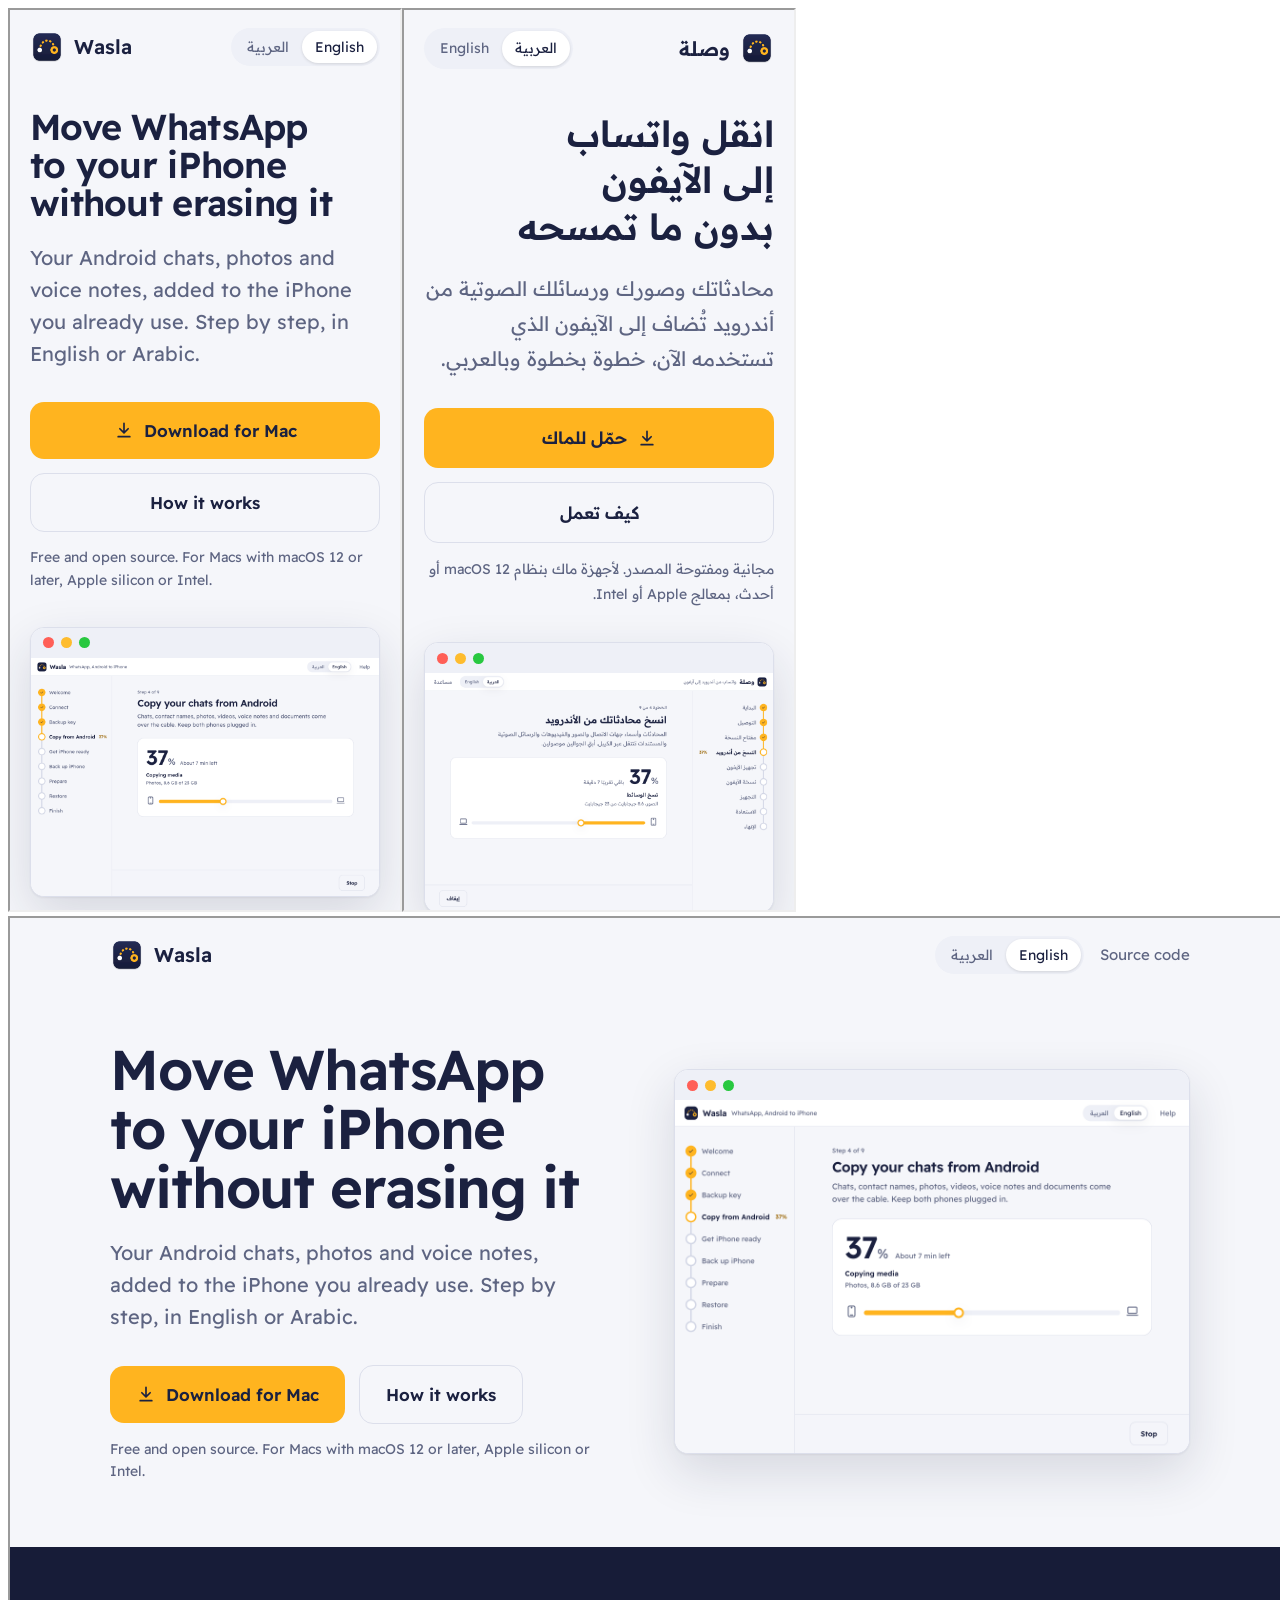
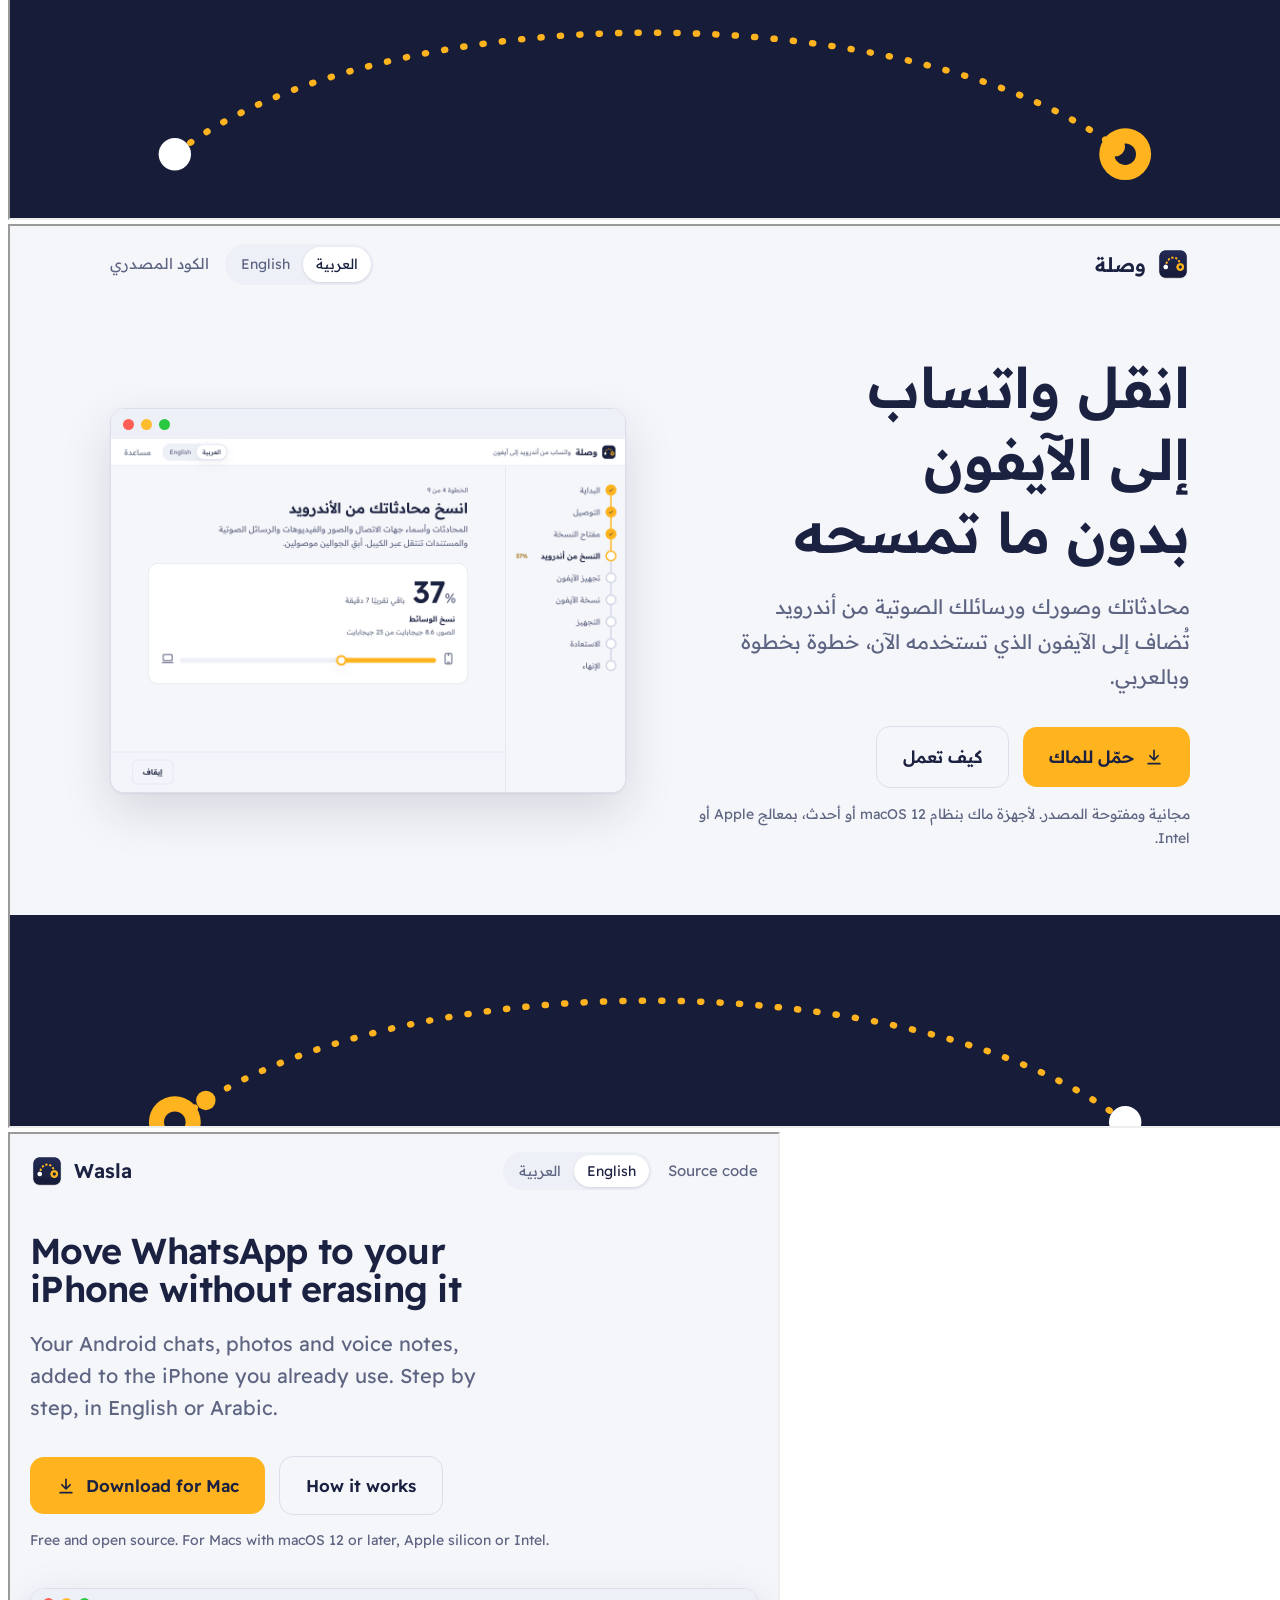
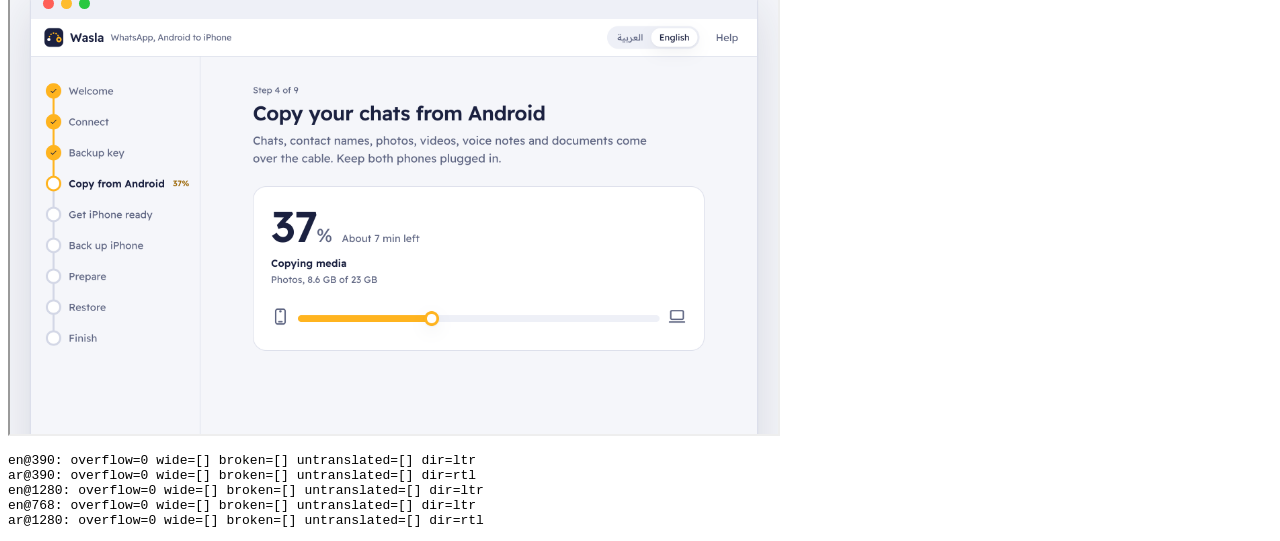
<file: tools/site_check.html>
<!doctype html><html><body>
<script>
// Load the site at several widths in both languages; report overflow, broken images and untranslated text.
const cases = [["en", 390], ["ar", 390], ["en", 1280], ["ar", 1280], ["en", 768]];
const results = [];
let left = cases.length;
for (const [lang, width] of cases) {
  const f = document.createElement("iframe");
  f.style.width = width + "px"; f.style.height = "900px";
  f.src = "../site/index.html#" + lang;
  f.onload = () => setTimeout(() => {
    const d = f.contentDocument, w = f.contentWindow;
    const over = d.documentElement.scrollWidth - w.innerWidth;
    const wide = [...d.querySelectorAll("body *")].filter((el) => el.getBoundingClientRect().right > w.innerWidth + 1 && getComputedStyle(el).position !== "fixed").map((el) => el.tagName + "." + el.className).slice(0, 3);
    const broken = [...d.images].filter((i) => !i.complete || i.naturalWidth === 0).map((i) => i.getAttribute("src"));
    const latin = lang === "ar" ? [...d.querySelectorAll("[data-t]")].filter((el) => /^[A-Za-z][A-Za-z ,.'’]+$/.test(el.textContent.trim()) && el.textContent.trim().split(" ").length > 2).map((el) => el.dataset.t) : [];
    results.push(`${lang}@${width}: overflow=${over} wide=${JSON.stringify(wide)} broken=${JSON.stringify(broken)} untranslated=${JSON.stringify(latin)} dir=${d.documentElement.dir}`);
    if (--left === 0) { document.title = "DONE"; document.body.setAttribute("data-r", results.join("\n")); const pre = document.createElement("pre"); pre.id = "r"; pre.textContent = results.join("\n"); document.body.appendChild(pre); }
  }, 1500);
  document.body.appendChild(f);
}
</script></body></html>
</file>
<file: src/wasla/ui/app.css>
/* Wasla. One family (Readex Pro) for Arabic and English; colours from a night drive: ink, paper, road-sign amber. */
@font-face {
  font-family: "Readex Pro";
  src: url("fonts/ReadexPro.ttf") format("truetype");
  font-weight: 160 700;
  font-display: block;
}

:root {
  --ink: #1B2140;
  --paper: #F5F6FA;
  --surface: #FFFFFF;
  --surface-2: #EEF0F7;
  --text: #1B2140;
  --muted: #5E6582;
  --line: #DCDFEB;
  --route: #D3D7E6;
  --amber: #FFB41F;
  --amber-ink: #1B2140;
  --amber-soft: #FFF3D6;
  --amber-text: #9A6400;
  --sky: #5B7CFA;
  --sky-soft: #E8EDFF;
  --good: #1F8F5C;
  --good-soft: #E2F5EB;
  --bad: #D93A40;
  --bad-soft: #FDE8E9;
  --shadow: 0 1px 2px rgba(27, 33, 64, .06), 0 8px 24px rgba(27, 33, 64, .06);
  --radius-s: 8px;
  --radius-m: 12px;
  --radius-l: 20px;
  --font: "Readex Pro", -apple-system, "SF Arabic", "Geeza Pro", sans-serif;
  color-scheme: light;
}

@media (prefers-color-scheme: dark) {
  :root:not([data-theme="light"]) {
    --paper: #12162B;
    --surface: #1B2140;
    --surface-2: #232A4F;
    --text: #EEF0F8;
    --muted: #9AA1C2;
    --line: #2C345C;
    --route: #343D69;
    --amber-soft: #3A3220;
    --amber-text: #FFC95C;
    --sky-soft: #26305E;
    --good: #45C789;
    --good-soft: #17352B;
    --bad: #FF6B70;
    --bad-soft: #3F1D27;
    --shadow: 0 1px 2px rgba(0, 0, 0, .3), 0 10px 30px rgba(0, 0, 0, .25);
    color-scheme: dark;
  }
}
:root[data-theme="dark"] {
  --paper: #12162B;
  --surface: #1B2140;
  --surface-2: #232A4F;
  --text: #EEF0F8;
  --muted: #9AA1C2;
  --line: #2C345C;
  --route: #343D69;
  --amber-soft: #3A3220;
  --amber-text: #FFC95C;
  --sky-soft: #26305E;
  --good: #45C789;
  --good-soft: #17352B;
  --bad: #FF6B70;
  --bad-soft: #3F1D27;
  --shadow: 0 1px 2px rgba(0, 0, 0, .3), 0 10px 30px rgba(0, 0, 0, .25);
  color-scheme: dark;
}

* { box-sizing: border-box; }
html, body { margin: 0; height: 100%; }
body {
  font-family: var(--font);
  font-size: 15px;
  line-height: 1.55;
  color: var(--text);
  background: var(--paper);
  -webkit-font-smoothing: antialiased;
  font-variant-numeric: tabular-nums;
  overflow: hidden;
}
[lang="ar"] body, body[lang="ar"] { font-size: 16px; line-height: 1.7; }
button, input { font: inherit; color: inherit; }
a { color: var(--sky); }
:focus-visible { outline: 3px solid var(--sky); outline-offset: 2px; border-radius: 6px; }
.sr { position: absolute; width: 1px; height: 1px; overflow: hidden; clip: rect(0 0 0 0); }

/* ---------- frame ---------- */
.app { display: grid; grid-template-rows: 56px 1fr; height: 100vh; }
.bar {
  display: flex; align-items: center; gap: 16px;
  padding-inline: 20px;
  border-bottom: 1px solid var(--line);
  background: var(--surface);
  -webkit-user-select: none; user-select: none;
}
.brand { display: flex; align-items: center; gap: 10px; font-weight: 600; font-size: 18px; letter-spacing: -.01em; }
.brand svg { width: 28px; height: 28px; }
.logo-bg { fill: #1B2140; }
:root[data-theme="dark"] .logo-bg { fill: #313A6B; }
@media (prefers-color-scheme: dark) { :root:not([data-theme="light"]) .logo-bg { fill: #313A6B; } }
.brand small { font-weight: 400; color: var(--muted); font-size: 13px; }
.bar .spacer { flex: 1; }
.seg { display: inline-flex; background: var(--surface-2); border-radius: 999px; padding: 3px; }
.seg button {
  border: 0; background: none; padding: 4px 12px; border-radius: 999px; cursor: pointer; color: var(--muted);
  font-size: 13px;
}
.seg button[aria-pressed="true"] { background: var(--surface); color: var(--text); box-shadow: var(--shadow); }
.link-btn { border: 0; background: none; color: var(--muted); cursor: pointer; padding: 6px 8px; border-radius: 8px; }
.link-btn:hover { color: var(--text); background: var(--surface-2); }

.main { display: grid; grid-template-columns: 252px 1fr; min-height: 0; }

/* ---------- the route (step list) ---------- */
.route {
  margin: 0; padding: 28px 18px 28px 22px; list-style: none;
  border-inline-end: 1px solid var(--line);
  overflow: auto;
}
.stop { position: relative; display: grid; grid-template-columns: 22px 1fr auto; gap: 12px; align-items: center;
  min-height: 46px; color: var(--muted); }
.stop::before { /* road segment to the next stop */
  content: ""; position: absolute; inset-inline-start: 10px; top: 50%; height: 46px; width: 3px;
  background: var(--route); border-radius: 2px;
}
.stop:last-child::before { display: none; }
.stop.done::before { background: var(--amber); }
.stop .dot {
  position: relative; z-index: 1; width: 23px; height: 23px; border-radius: 50%;
  background: var(--surface); border: 3px solid var(--route);
  display: grid; place-items: center;
}
.stop.done .dot { background: var(--amber); border-color: var(--amber); }
.stop.done .dot svg { width: 13px; height: 13px; color: var(--amber-ink); }
.stop.here { color: var(--text); font-weight: 600; }
.stop.here .dot { border-color: var(--amber); }
.stop.here .dot::after {
  content: ""; position: absolute; inset: -7px; border-radius: 50%; border: 2px solid var(--amber);
  opacity: .5; animation: pulse 2.4s ease-out infinite;
}
.stop.failed .dot { border-color: var(--bad); }
.stop .label { white-space: nowrap; }
.stop .pct { font-size: 12px; color: var(--amber-text); font-weight: 600; }
.stop button { all: unset; cursor: pointer; }
.stop button:focus-visible { outline: 3px solid var(--sky); outline-offset: 4px; border-radius: 4px; }
@keyframes pulse { from { transform: scale(.7); opacity: .7; } to { transform: scale(1.25); opacity: 0; } }
@media (prefers-reduced-motion: reduce) { .stop.here .dot::after { animation: none; } }

/* ---------- step page ---------- */
.page { min-height: 0; min-width: 0; overflow: auto; display: flex; flex-direction: column; }
.page-inner { width: 100%; max-width: 760px; margin: 0 auto; padding: 40px 44px 24px; flex: 1; }
.step-no { color: var(--muted); font-size: 13px; margin: 0 0 6px; }
h1 { font-size: 30px; line-height: 1.2; letter-spacing: -.02em; font-weight: 600; margin: 0 0 10px; max-width: 26ch; }
[lang="ar"] h1 { letter-spacing: 0; line-height: 1.35; }
.lede { font-size: 17px; color: var(--muted); margin: 0 0 28px; max-width: 58ch; }
h2 { font-size: 17px; font-weight: 600; margin: 28px 0 10px; }
p { margin: 0 0 12px; max-width: 62ch; }
.muted { color: var(--muted); }
.small { font-size: 13px; }

.actions {
  position: sticky; bottom: 0; display: flex; gap: 12px; align-items: center; justify-content: flex-end;
  padding: 16px 44px; border-top: 1px solid var(--line); background: color-mix(in srgb, var(--paper) 92%, transparent);
  backdrop-filter: blur(8px);
}
.actions .left { margin-inline-end: auto; }
.btn {
  border: 0; border-radius: var(--radius-m); padding: 12px 22px; font-weight: 600; cursor: pointer;
  background: var(--amber); color: var(--amber-ink); min-width: 140px; font-size: 15px;
  transition: transform .08s ease, filter .15s ease;
}
.btn:hover { filter: brightness(1.04); }
.btn:active { transform: translateY(1px); }
.btn:disabled { background: var(--surface-2); color: var(--muted); cursor: not-allowed; filter: none; }
.btn.quiet { background: transparent; color: var(--text); border: 1px solid var(--line); min-width: 0; }
.btn.quiet:hover { background: var(--surface-2); }
.btn.danger { background: var(--bad); color: #fff; }
.btn.small { padding: 8px 14px; font-size: 14px; min-width: 0; border-radius: var(--radius-s); }

/* ---------- welcome ---------- */
.journey-hero { display: grid; grid-template-columns: 74px 1fr 74px; align-items: center; gap: 14px; margin: 6px 0 30px; }
.journey-hero .road { height: 6px; border-radius: 3px; background:
  repeating-linear-gradient(90deg, var(--amber) 0 18px, transparent 18px 30px); position: relative; }
[dir="rtl"] .journey-hero .road { transform: scaleX(-1); }
.phone-ic { width: 74px; height: 120px; color: var(--text); }
.phone-ic.ios { color: var(--sky); }
.phone-label { text-align: center; font-size: 13px; color: var(--muted); margin-top: 6px; }
.facts { display: grid; grid-template-columns: 1fr 1fr; gap: 26px; margin-top: 8px; }
.facts h2 { margin-top: 0; }
.ticks { list-style: none; padding: 0; margin: 0; }
.ticks li { display: grid; grid-template-columns: 22px 1fr; gap: 10px; padding: 7px 0; }
.ticks svg { width: 20px; height: 20px; margin-top: 3px; color: var(--good); }
.ticks.need svg { color: var(--muted); }
.note { margin-top: 26px; font-size: 13px; color: var(--muted); max-width: 70ch; }

/* ---------- checklists ---------- */
.checks { border: 1px solid var(--line); border-radius: var(--radius-l); background: var(--surface); overflow: hidden; }
.check { display: grid; grid-template-columns: 40px 1fr auto; gap: 14px; padding: 16px 18px; align-items: start; }
.check + .check { border-top: 1px solid var(--line); }
.check .ic { width: 40px; height: 40px; border-radius: 12px; display: grid; place-items: center; background: var(--surface-2); }
.check .ic svg { width: 22px; height: 22px; }
.check.ok .ic { background: var(--good-soft); color: var(--good); }
.check.wait .ic { background: var(--amber-soft); color: var(--amber-text); }
.check.bad .ic { background: var(--bad-soft); color: var(--bad); }
.check .title { font-weight: 600; margin: 0 0 2px; }
.check .sub { color: var(--muted); font-size: 14px; margin: 0; }
.check .side { align-self: center; }
.check details { margin-top: 10px; }
summary { cursor: pointer; color: var(--sky); font-size: 14px; width: fit-content; }
.howto { margin: 10px 0 0; padding-inline-start: 20px; font-size: 14px; }
.howto li { margin: 4px 0; }
.path { font-weight: 600; }
.todo { margin-bottom: 20px; }
.todo-row { display: flex; gap: 14px; align-items: flex-start; padding: 14px 18px; cursor: pointer; }
.todo-row + .todo-row { border-top: 1px solid var(--line); }
.todo-row input { width: 20px; height: 20px; margin: 3px 0 0; accent-color: var(--amber); flex: none; }
.todo-row:has(input:checked) span { color: var(--muted); text-decoration: line-through; text-decoration-color: var(--route); }
.manual { display: flex; gap: 10px; align-items: center; cursor: pointer; }
.manual input { width: 20px; height: 20px; accent-color: var(--amber); }
.manual.below { margin-top: 12px; font-weight: 600; font-size: 14px; }
.spin { width: 20px; height: 20px; border-radius: 50%; border: 3px solid var(--route); border-top-color: var(--amber);
  animation: spin 1s linear infinite; }
@keyframes spin { to { transform: rotate(360deg); } }
@media (prefers-reduced-motion: reduce) { .spin { animation-duration: 3s; } }

/* ---------- key grid ---------- */
.split { display: grid; grid-template-columns: minmax(0, 1fr) minmax(0, 1fr); gap: 36px; align-items: start; }
.split > * { min-width: 0; }
.split h2:first-child { margin-top: 0; }
.big-spin { width: 44px; height: 44px; border-width: 5px; }
.keygrid { display: grid; grid-template-columns: repeat(4, minmax(0, 1fr)); gap: 8px; max-width: 470px; margin: 8px 0 14px; }
.keygrid input {
  width: 100%; min-width: 0; text-align: center; padding: 11px 6px; border-radius: var(--radius-s); border: 1.5px solid var(--line);
  background: var(--surface); font-size: 17px; letter-spacing: .06em; text-transform: lowercase;
  font-variant-numeric: tabular-nums;
}
.keygrid input:focus { border-color: var(--sky); outline: none; box-shadow: 0 0 0 3px var(--sky-soft); }
.keygrid input.full { border-color: color-mix(in srgb, var(--amber) 60%, var(--line)); }
.keygrid.ok input { border-color: var(--good); }
.keygrid.bad input { border-color: var(--bad); }
.status-line { display: flex; gap: 10px; align-items: center; min-height: 28px; font-size: 14px; }
.status-line svg { width: 20px; height: 20px; }
.status-line.ok { color: var(--good); }
.status-line.bad { color: var(--bad); }

/* ---------- progress: the road ---------- */
.trip { margin: 10px 0 24px; padding: 26px 26px 22px; border-radius: var(--radius-l); background: var(--surface);
  border: 1px solid var(--line); }
.trip-top { display: flex; align-items: baseline; gap: 16px; flex-wrap: wrap; }
.big { font-size: 64px; line-height: 1; font-weight: 600; letter-spacing: -.03em; }
.big small { font-size: 28px; font-weight: 400; color: var(--muted); }
.eta { color: var(--muted); font-size: 15px; }
.phase { margin: 12px 0 0; font-weight: 600; }
.phase-sub { color: var(--muted); font-size: 14px; margin: 2px 0 0; }
.road-line { display: grid; grid-template-columns: 28px 1fr 28px; align-items: center; gap: 12px; margin-top: 22px; }
.road-line svg.end { width: 28px; height: 44px; color: var(--muted); }
.road-line svg.end.ios { color: var(--sky); }
.lane { position: relative; height: 10px; border-radius: 5px; background: var(--surface-2); overflow: visible; }
.lane .fill { position: absolute; inset-block: 0; inset-inline-start: 0; border-radius: 5px; background: var(--amber);
  transition: width .6s ease; }
.lane .car { position: absolute; top: 50%; width: 22px; height: 22px; margin-top: -11px; border-radius: 50%;
  background: var(--surface); border: 4px solid var(--amber); transition: inset-inline-start .6s ease;
  margin-inline-start: -11px; box-shadow: var(--shadow); }
.lane.indeterminate .fill { width: 30% !important; animation: slide 1.6s ease-in-out infinite; }
.lane.indeterminate .car { display: none; }
@keyframes slide { 0% { inset-inline-start: -30%; } 100% { inset-inline-start: 100%; } }
@media (prefers-reduced-motion: reduce) { .lane .fill, .lane .car { transition: none; } .lane.indeterminate .fill { animation: none; } }
.phases { list-style: none; margin: 18px 0 0; padding: 0; display: flex; flex-wrap: wrap; gap: 8px 18px; font-size: 13px; color: var(--muted); }
.phases li { display: flex; gap: 6px; align-items: center; }
.phases li::before { content: ""; width: 8px; height: 8px; border-radius: 50%; background: var(--route); }
.phases li.done::before { background: var(--amber); }
.phases li.now { color: var(--text); font-weight: 600; }
.phases li.now::before { background: var(--amber); box-shadow: 0 0 0 3px var(--amber-soft); }

/* ---------- banners and cards ---------- */
.banner { display: grid; grid-template-columns: 52px 1fr; gap: 16px; align-items: center; padding: 18px 20px;
  border-radius: var(--radius-l); background: var(--sky-soft); margin: 0 0 22px; }
.banner .ic { width: 52px; height: 52px; border-radius: 16px; display: grid; place-items: center; background: var(--sky); color: #fff; }
.banner .ic svg { width: 28px; height: 28px; }
.banner strong { display: block; font-size: 18px; }
.banner.attention { background: var(--amber-soft); }
.banner.attention .ic { background: var(--amber); color: var(--amber-ink); }
.error { border-radius: var(--radius-l); background: var(--bad-soft); padding: 20px 22px; margin: 0 0 22px; }
.error h2 { margin: 0 0 6px; color: var(--bad); }
.error p { margin: 0 0 8px; }
.error pre { white-space: pre-wrap; font-size: 12px; max-height: 160px; overflow: auto; background: var(--surface);
  padding: 10px; border-radius: 8px; direction: ltr; text-align: left; }
.stats { display: grid; grid-template-columns: repeat(auto-fit, minmax(140px, 1fr)); gap: 1px; background: var(--line);
  border: 1px solid var(--line); border-radius: var(--radius-l); overflow: hidden; margin: 6px 0 20px; }
.stat { background: var(--surface); padding: 16px 18px; }
.stat b { display: block; font-size: 26px; font-weight: 600; letter-spacing: -.02em; }
.stat span { color: var(--muted); font-size: 13px; }
.callout { border-inline-start: 4px solid var(--amber); padding: 4px 0 4px 16px; padding-inline: 16px 0; margin: 18px 0; }
.callout p:last-child { margin-bottom: 0; }

/* ---------- help drawer and dialogs ---------- */
.scrim { position: fixed; inset: 0; background: rgba(18, 22, 43, .45); display: none; z-index: 10; }
.scrim.open { display: block; }
.drawer { position: fixed; inset-block: 0; inset-inline-end: 0; width: min(460px, 92vw); background: var(--surface);
  z-index: 11; transform: translateX(105%); transition: transform .25s ease; overflow: auto; padding: 24px 26px;
  box-shadow: var(--shadow); }
[dir="rtl"] .drawer { transform: translateX(-105%); }
.drawer.open { transform: none !important; }
.drawer h2:first-of-type { margin-top: 4px; }
.drawer details { border-bottom: 1px solid var(--line); padding: 12px 0; }
.drawer summary { color: var(--text); font-weight: 600; font-size: 15px; width: auto; }
.drawer details p, .drawer details ol { margin-top: 8px; font-size: 14px; }
dialog { border: 0; border-radius: var(--radius-l); padding: 26px; width: min(480px, 92vw); background: var(--surface);
  color: var(--text); box-shadow: var(--shadow); }
dialog::backdrop { background: rgba(18, 22, 43, .5); }
dialog h2 { margin-top: 0; }
dialog .row { display: flex; gap: 10px; justify-content: flex-end; margin-top: 20px; }
.field { display: grid; gap: 6px; margin: 12px 0; max-width: 360px; }
.field input { padding: 10px 12px; border-radius: var(--radius-s); border: 1.5px solid var(--line); background: var(--surface); }

@media (max-width: 980px) {
  .main { grid-template-columns: 72px 1fr; }
  .stop { grid-template-columns: 22px; }
  .stop .label, .stop .pct { display: none; }
  .facts, .split { grid-template-columns: 1fr; }
}
</file>
